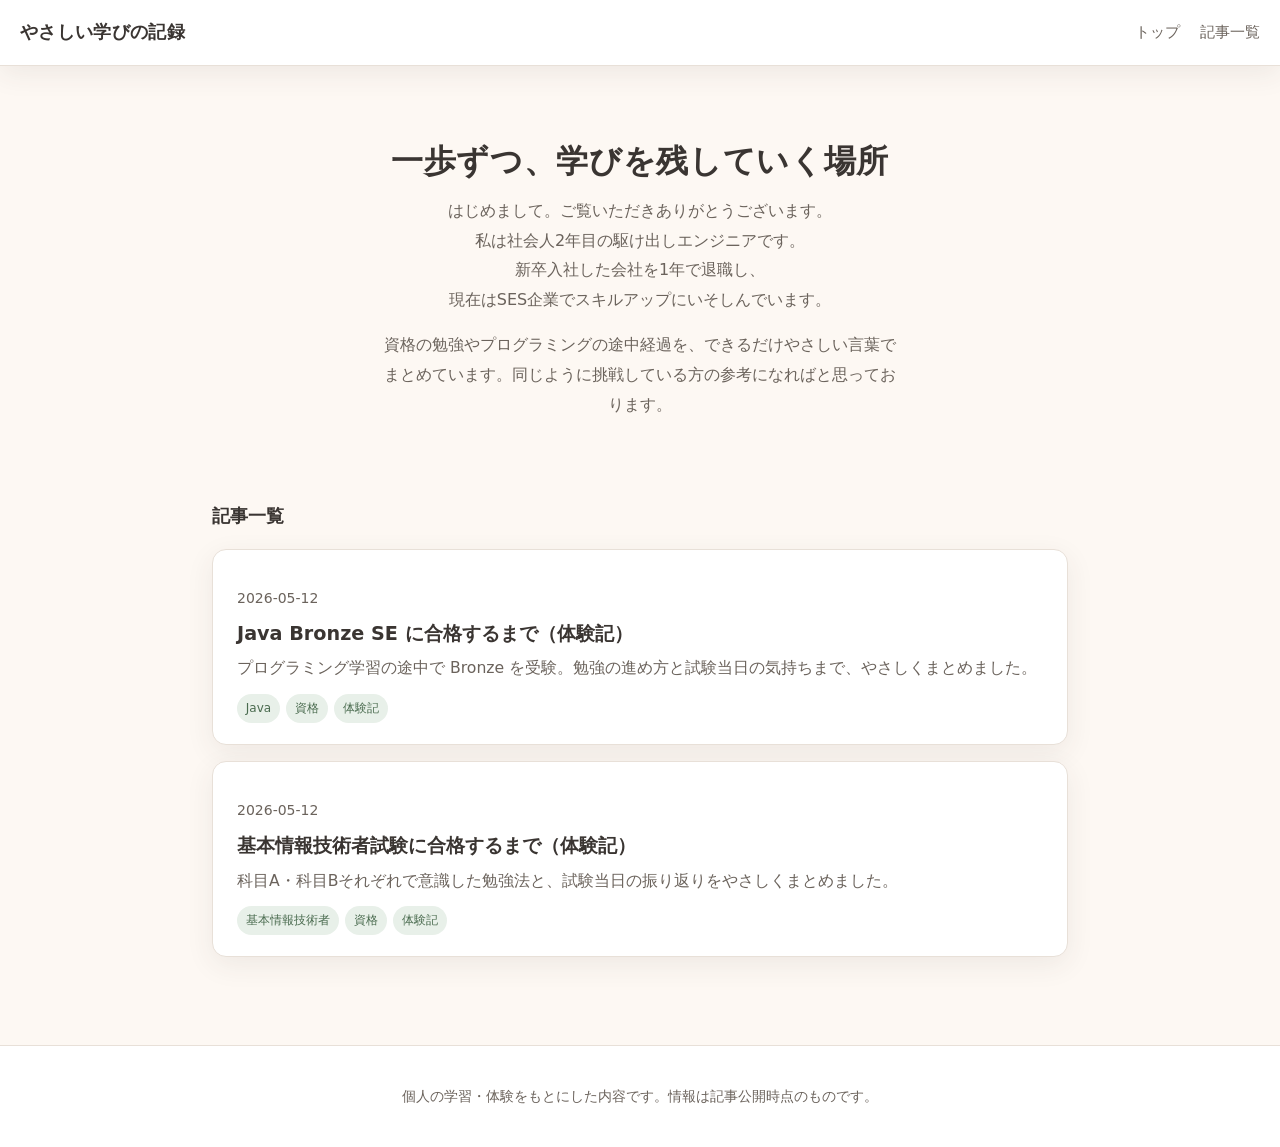
<file: index.html>
<!DOCTYPE html>
<html lang="ja">
  <head>
    <meta charset="UTF-8" />
    <meta name="viewport" content="width=device-width, initial-scale=1.0" />
    <meta
      name="description"
      content="資格や学びの体験を、やさしくわかりやすく綴るブログ。Java などプログラミング学習の記録も。"
    />
    <meta property="og:type" content="website" />
    <meta property="og:title" content="やさしい学びの記録" />
    <meta
      property="og:description"
      content="資格や学びの体験を、やさしくわかりやすく綴るブログ。"
    />
    <title>やさしい学びの記録 | トップ</title>
    <link rel="stylesheet" href="css/style.css" />
    <!--google search console用のタブ-->
    <meta name="google-site-verification" content="m6bRnoOsdUn7NpkT882rZXpIeNRMPOBpyRyoLpZJbzU" />
  </head>
  <body>
    <header class="site-header">
      <div class="site-header__inner">
        <a class="site-logo" href="index.html">やさしい学びの記録</a>
        <nav class="site-nav" aria-label="主要ナビゲーション">
          <a href="index.html">トップ</a>
          <a href="#articles">記事一覧</a>
        </nav>
      </div>
    </header>

    <main>
      <section class="hero" aria-labelledby="hero-title">
        <h1 id="hero-title">一歩ずつ、学びを残していく場所</h1>
        <p>
          はじめまして。ご覧いただきありがとうございます。<br>
          私は社会人2年目の駆け出しエンジニアです。<br>
          新卒入社した会社を1年で退職し、<br>
          現在はSES企業でスキルアップにいそしんでいます。<br>
        </p>
        <p>
          資格の勉強やプログラミングの途中経過を、できるだけやさしい言葉でまとめています。同じように挑戦している方の参考になればと思っております。
        </p>
      </section>

      <section id="articles" aria-labelledby="articles-heading">
        <h2 class="section-title" id="articles-heading">記事一覧</h2>
        <ul id="article-list" class="article-list"></ul>
      </section>
    </main>

    <footer class="site-footer">
      <p>個人の学習・体験をもとにした内容です。情報は記事公開時点のものです。</p>
    </footer>

    <script src="js/main.js" defer></script>
  </body>
</html>
</file>
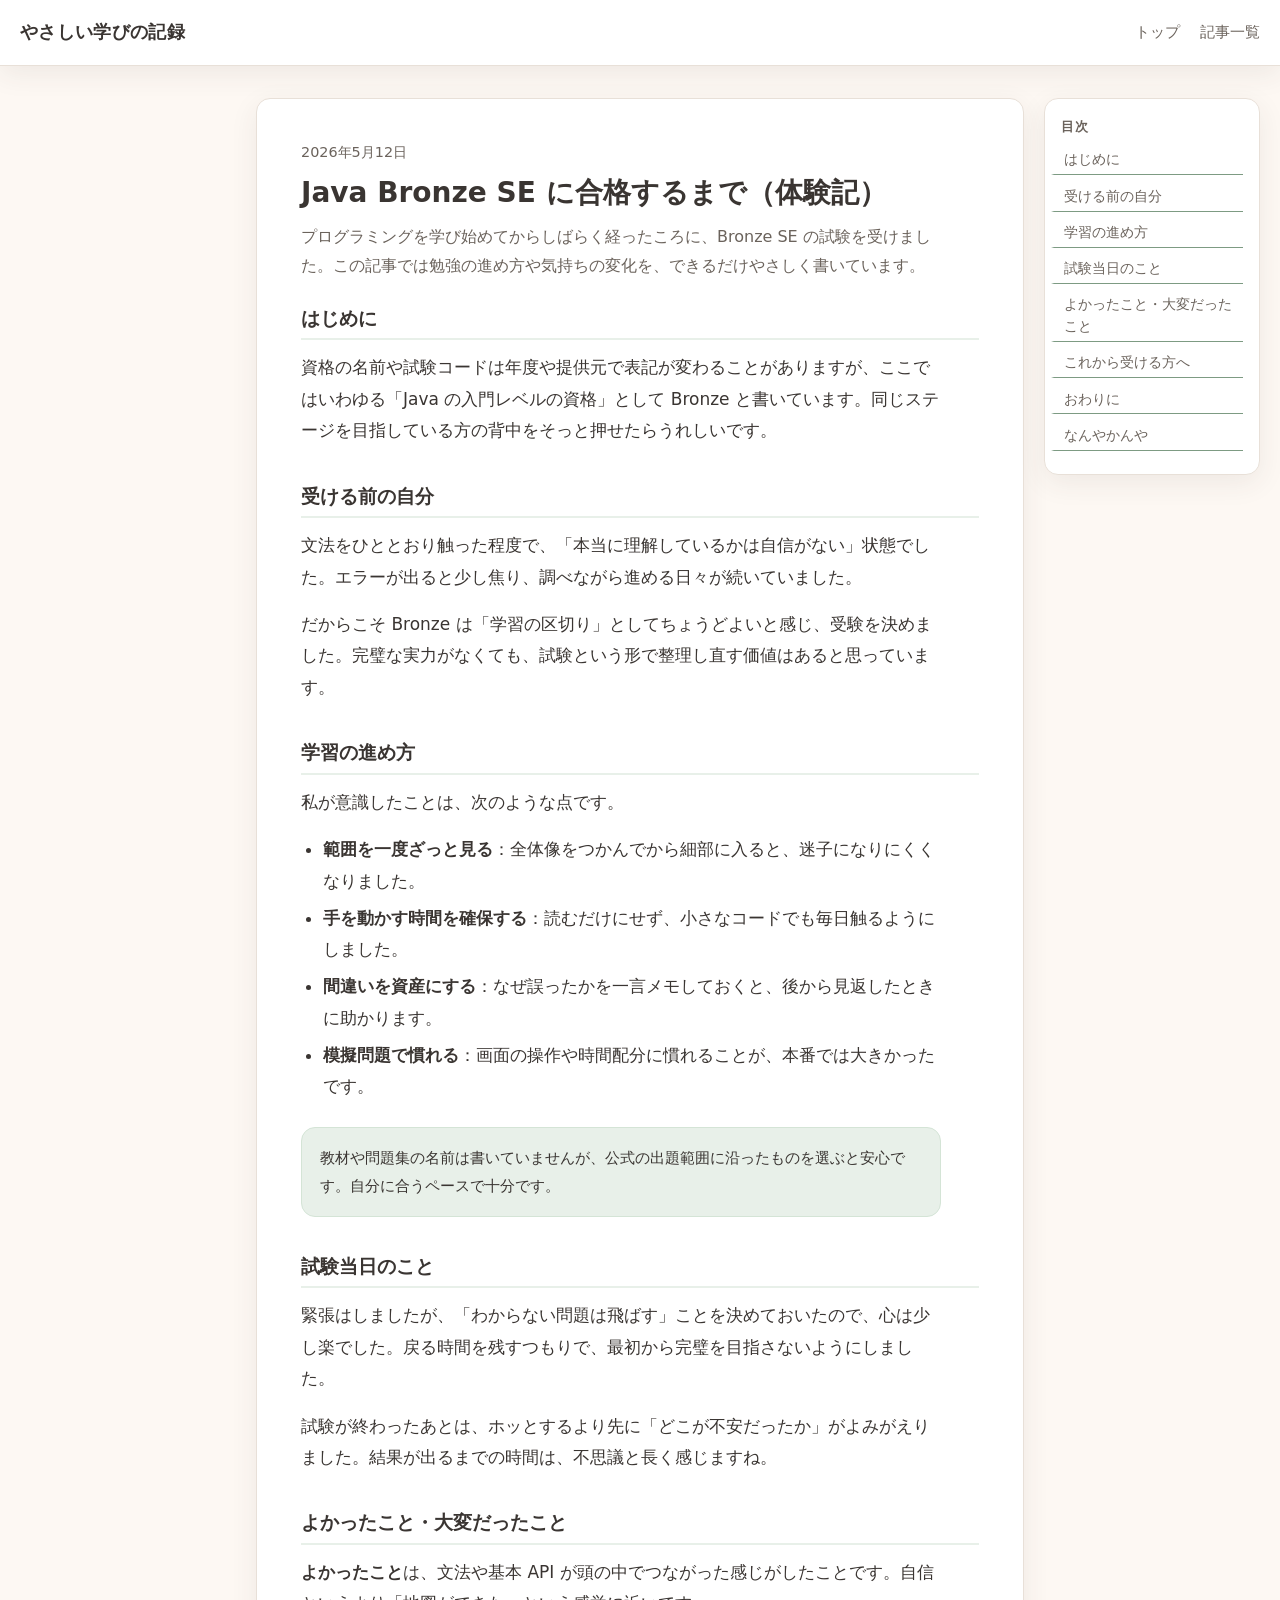
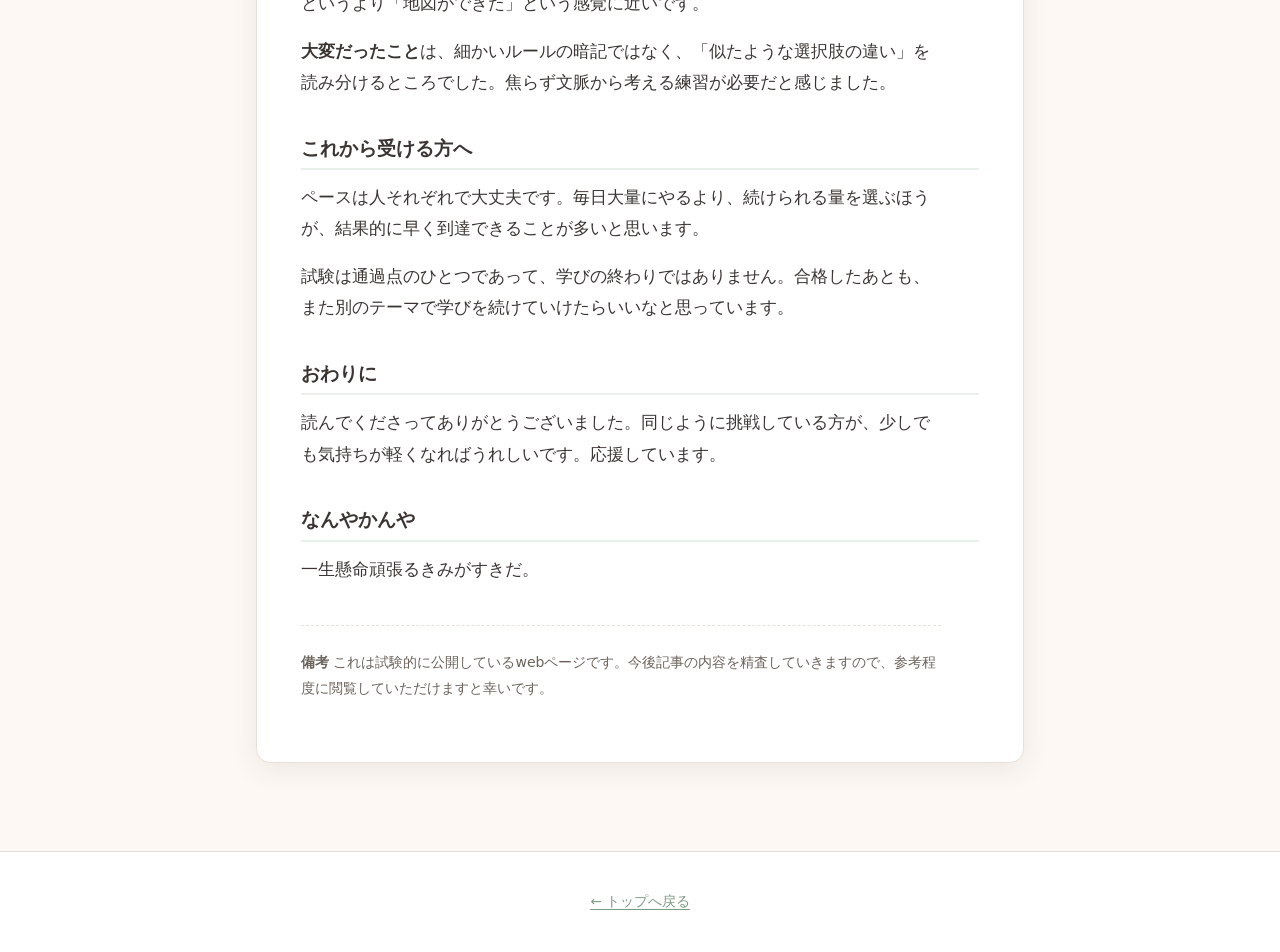
<file: articles/java-bronze-se-1.html>
<!DOCTYPE html>
<html lang="ja">
  <head>
    <meta charset="UTF-8" />
    <meta name="viewport" content="width=device-width, initial-scale=1.0" />
    <meta
      name="description"
      content="Java Bronze SE（Oracle Certified Associate, Java SE）合格に向けた学習の進め方と試験の感想。初心者向けにやさしくまとめました。"
    />
    <meta property="og:type" content="article" />
    <meta property="og:title" content="Java Bronze SE に合格するまで（体験記）" />
    <meta
      property="og:description"
      content="学習の進め方と試験当日のこと、これから受ける方へのメッセージまでやさしくまとめました。"
    />
    <title>Java Bronze SE に合格するまで（体験記） | やさしい学びの記録</title>
    <link rel="stylesheet" href="../css/style.css" />
    <!--google search console用のタブ-->
    <meta name="google-site-verification" content="m6bRnoOsdUn7NpkT882rZXpIeNRMPOBpyRyoLpZJbzU" />
  </head>
  <body>
    <header class="site-header">
      <div class="site-header__inner">
        <a class="site-logo" href="../index.html">やさしい学びの記録</a>
        <nav class="site-nav" aria-label="主要ナビゲーション">
          <a href="../index.html">トップ</a>
          <a href="../index.html#articles">記事一覧</a>
        </nav>
      </div>
    </header>

    <main class="article-layout">
      <aside class="article-toc" aria-label="この記事の目次">
        <p class="article-toc__label">目次</p>
        <nav class="article-toc__nav" id="article-toc-list"></nav>
      </aside>
      <article class="article-body" itemscope itemtype="https://schema.org/BlogPosting">
        <header>
          <p class="article-meta">
            <time datetime="2026-05-12" itemprop="datePublished">2026年5月12日</time>
          </p>
          <h1 itemprop="headline">Java Bronze SE に合格するまで（体験記）</h1>
          <p class="lead" itemprop="description">
            プログラミングを学び始めてからしばらく経ったころに、Bronze SE
            の試験を受けました。この記事では勉強の進め方や気持ちの変化を、できるだけやさしく書いています。
          </p>
        </header>

        <h2>はじめに</h2>
        <p>
          資格の名前や試験コードは年度や提供元で表記が変わることがありますが、ここではいわゆる「Java の入門レベルの資格」として Bronze
          と書いています。同じステージを目指している方の背中をそっと押せたらうれしいです。
        </p>

        <h2>受ける前の自分</h2>
        <p>
          文法をひととおり触った程度で、「本当に理解しているかは自信がない」状態でした。エラーが出ると少し焦り、調べながら進める日々が続いていました。
        </p>
        <p>
          だからこそ Bronze は「学習の区切り」としてちょうどよいと感じ、受験を決めました。完璧な実力がなくても、試験という形で整理し直す価値はあると思っています。
        </p>

        <h2>学習の進め方</h2>
        <p>私が意識したことは、次のような点です。</p>
        <ul>
          <li><strong>範囲を一度ざっと見る</strong>：全体像をつかんでから細部に入ると、迷子になりにくくなりました。</li>
          <li><strong>手を動かす時間を確保する</strong>：読むだけにせず、小さなコードでも毎日触るようにしました。</li>
          <li><strong>間違いを資産にする</strong>：なぜ誤ったかを一言メモしておくと、後から見返したときに助かります。</li>
          <li><strong>模擬問題で慣れる</strong>：画面の操作や時間配分に慣れることが、本番では大きかったです。</li>
        </ul>
        <div class="note-box">
          <p>
            教材や問題集の名前は書いていませんが、公式の出題範囲に沿ったものを選ぶと安心です。自分に合うペースで十分です。
          </p>
        </div>

        <h2>試験当日のこと</h2>
        <p>
          緊張はしましたが、「わからない問題は飛ばす」ことを決めておいたので、心は少し楽でした。戻る時間を残すつもりで、最初から完璧を目指さないようにしました。
        </p>
        <p>
          試験が終わったあとは、ホッとするより先に「どこが不安だったか」がよみがえりました。結果が出るまでの時間は、不思議と長く感じますね。
        </p>

        <h2>よかったこと・大変だったこと</h2>
        <p>
          <strong>よかったこと</strong>は、文法や基本 API
          が頭の中でつながった感じがしたことです。自信というより「地図ができた」という感覚に近いです。
        </p>
        <p>
          <strong>大変だったこと</strong>は、細かいルールの暗記ではなく、「似たような選択肢の違い」を読み分けるところでした。焦らず文脈から考える練習が必要だと感じました。
        </p>

        <h2>これから受ける方へ</h2>
        <p>
          ペースは人それぞれで大丈夫です。毎日大量にやるより、続けられる量を選ぶほうが、結果的に早く到達できることが多いと思います。
        </p>
        <p>
          試験は通過点のひとつであって、学びの終わりではありません。合格したあとも、また別のテーマで学びを続けていけたらいいなと思っています。
        </p>

        <h2>おわりに</h2>
        <p>
          読んでくださってありがとうございました。同じように挑戦している方が、少しでも気持ちが軽くなればうれしいです。応援しています。
        </p>

        <h2>なんやかんや</h2>
        <p>一生懸命頑張るきみがすきだ。</p>

        <div class="disclosure" role="note">
          <p>
            <strong>備考</strong>
            これは試験的に公開しているwebページです。今後記事の内容を精査していきますので、参考程度に閲覧していただけますと幸いです。
          </p>
        </div>
      </article>
    </main>

    <footer class="site-footer">
      <p><a href="../index.html">← トップへ戻る</a></p>
    </footer>

    <script src="../js/article-toc.js" defer></script>
  </body>
</html>
</file>
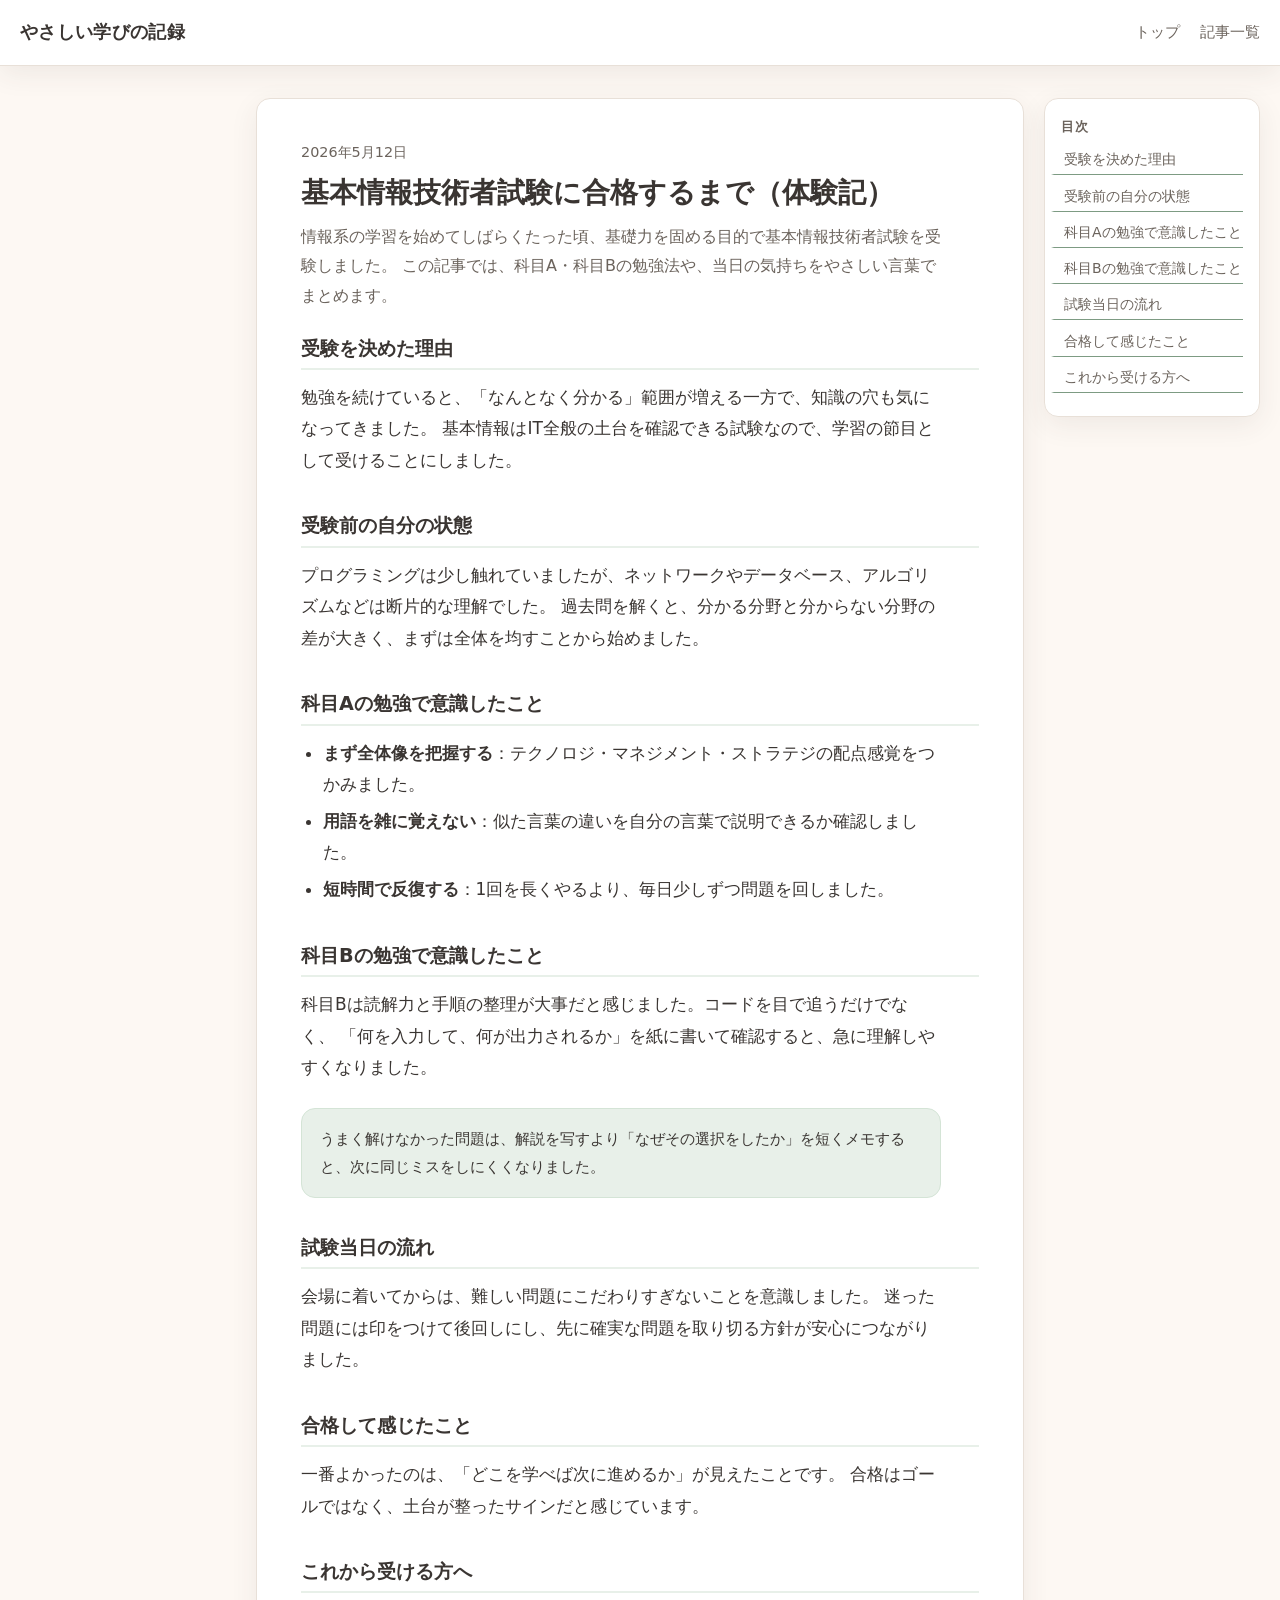
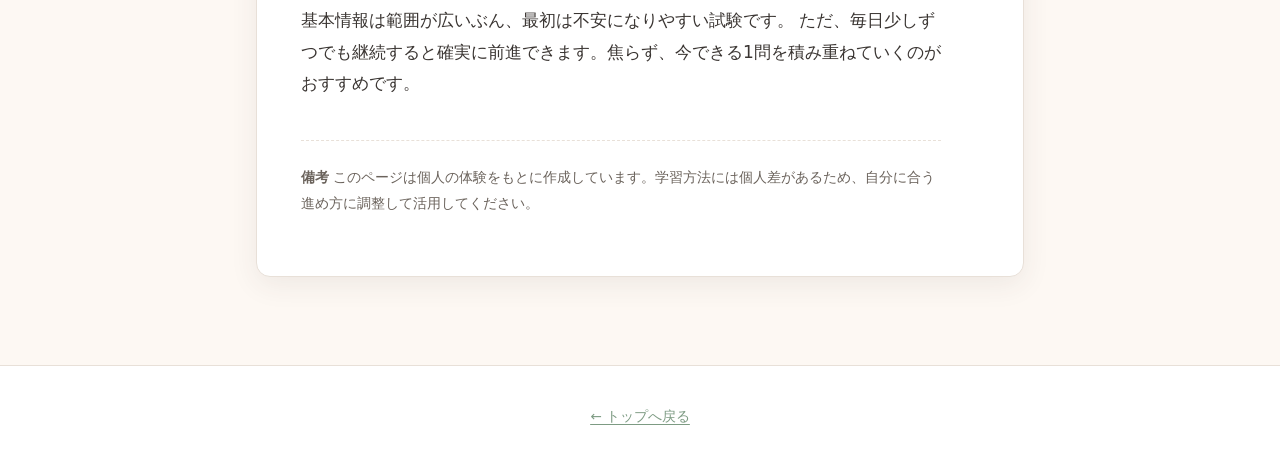
<file: articles/kihon-joho-1.html>
<!DOCTYPE html>
<html lang="ja">
  <head>
    <meta charset="UTF-8" />
    <meta name="viewport" content="width=device-width, initial-scale=1.0" />
    <meta
      name="description"
      content="基本情報技術者試験に合格するまでの学習の進め方と当日の振り返りを、初学者目線でやさしくまとめた体験記です。"
    />
    <meta property="og:type" content="article" />
    <meta property="og:title" content="基本情報技術者試験に合格するまで（体験記）" />
    <meta
      property="og:description"
      content="科目A・科目Bそれぞれの勉強法、つまずいた点、試験当日の気持ちをまとめました。"
    />
    <title>基本情報技術者試験に合格するまで（体験記） | やさしい学びの記録</title>
    <link rel="stylesheet" href="../css/style.css" />
    <!--google search console用のタブ-->
    <meta name="google-site-verification" content="m6bRnoOsdUn7NpkT882rZXpIeNRMPOBpyRyoLpZJbzU" />
  </head>
  <body>
    <header class="site-header">
      <div class="site-header__inner">
        <a class="site-logo" href="../index.html">やさしい学びの記録</a>
        <nav class="site-nav" aria-label="主要ナビゲーション">
          <a href="../index.html">トップ</a>
          <a href="../index.html#articles">記事一覧</a>
        </nav>
      </div>
    </header>

    <main class="article-layout">
      <aside class="article-toc" aria-label="この記事の目次">
        <p class="article-toc__label">目次</p>
        <nav class="article-toc__nav" id="article-toc-list"></nav>
      </aside>
      <article class="article-body" itemscope itemtype="https://schema.org/BlogPosting">
        <header>
          <p class="article-meta">
            <time datetime="2026-05-12" itemprop="datePublished">2026年5月12日</time>
          </p>
          <h1 itemprop="headline">基本情報技術者試験に合格するまで（体験記）</h1>
          <p class="lead" itemprop="description">
            情報系の学習を始めてしばらくたった頃、基礎力を固める目的で基本情報技術者試験を受験しました。
            この記事では、科目A・科目Bの勉強法や、当日の気持ちをやさしい言葉でまとめます。
          </p>
        </header>

        <h2>受験を決めた理由</h2>
        <p>
          勉強を続けていると、「なんとなく分かる」範囲が増える一方で、知識の穴も気になってきました。
          基本情報はIT全般の土台を確認できる試験なので、学習の節目として受けることにしました。
        </p>

        <h2>受験前の自分の状態</h2>
        <p>
          プログラミングは少し触れていましたが、ネットワークやデータベース、アルゴリズムなどは断片的な理解でした。
          過去問を解くと、分かる分野と分からない分野の差が大きく、まずは全体を均すことから始めました。
        </p>

        <h2>科目Aの勉強で意識したこと</h2>
        <ul>
          <li><strong>まず全体像を把握する</strong>：テクノロジ・マネジメント・ストラテジの配点感覚をつかみました。</li>
          <li><strong>用語を雑に覚えない</strong>：似た言葉の違いを自分の言葉で説明できるか確認しました。</li>
          <li><strong>短時間で反復する</strong>：1回を長くやるより、毎日少しずつ問題を回しました。</li>
        </ul>

        <h2>科目Bの勉強で意識したこと</h2>
        <p>
          科目Bは読解力と手順の整理が大事だと感じました。コードを目で追うだけでなく、
          「何を入力して、何が出力されるか」を紙に書いて確認すると、急に理解しやすくなりました。
        </p>
        <div class="note-box">
          <p>
            うまく解けなかった問題は、解説を写すより「なぜその選択をしたか」を短くメモすると、次に同じミスをしにくくなりました。
          </p>
        </div>

        <h2>試験当日の流れ</h2>
        <p>
          会場に着いてからは、難しい問題にこだわりすぎないことを意識しました。
          迷った問題には印をつけて後回しにし、先に確実な問題を取り切る方針が安心につながりました。
        </p>

        <h2>合格して感じたこと</h2>
        <p>
          一番よかったのは、「どこを学べば次に進めるか」が見えたことです。
          合格はゴールではなく、土台が整ったサインだと感じています。
        </p>

        <h2>これから受ける方へ</h2>
        <p>
          基本情報は範囲が広いぶん、最初は不安になりやすい試験です。
          ただ、毎日少しずつでも継続すると確実に前進できます。焦らず、今できる1問を積み重ねていくのがおすすめです。
        </p>

        <div class="disclosure" role="note">
          <p>
            <strong>備考</strong>
            このページは個人の体験をもとに作成しています。学習方法には個人差があるため、自分に合う進め方に調整して活用してください。
          </p>
        </div>
      </article>
    </main>

    <footer class="site-footer">
      <p><a href="../index.html">← トップへ戻る</a></p>
    </footer>

    <script src="../js/article-toc.js" defer></script>
  </body>
</html>
</file>
<file: css/style.css>
/* やさしい印象・読みやすさ優先 */
:root {
  --bg: #fdf8f3;
  --bg-card: #ffffff;
  --text: #3a3532;
  --text-muted: #6b635c;
  --accent: #7d9b83;
  --accent-soft: #e8f0e9;
  --border: #e8e0d8;
  --shadow: 0 8px 28px rgba(58, 53, 50, 0.08);
  --radius: 14px;
  --font: "Hiragino Sans", "Hiragino Kaku Gothic ProN", "Yu Gothic UI", "Yu Gothic",
    Meiryo, system-ui, sans-serif;
  --max-read: 40rem;
}

*,
*::before,
*::after {
  box-sizing: border-box;
}

html {
  scroll-behavior: smooth;
}

body {
  margin: 0;
  font-family: var(--font);
  font-size: 1.0625rem;
  line-height: 1.85;
  color: var(--text);
  background: var(--bg);
  -webkit-font-smoothing: antialiased;
}



a {
  color: var(--accent);
  text-decoration-thickness: 1px;
  text-underline-offset: 3px;
}

a:hover {
  color: #5f7a64;
}

img {
  max-width: 100%;
  height: auto;
  border-radius: var(--radius);
}

.site-header {
  background: var(--bg-card);
  border-bottom: 1px solid var(--border);
  box-shadow: var(--shadow);
  position: sticky;
  top: -10px;
  z-index: 10;
}

.site-header__inner {
  max-width: 90rem;
  margin: 0 auto;
  padding: 1rem 1.25rem;
  display: flex;
  align-items: center;
  justify-content: space-between;
  gap: 1rem;
  flex-wrap: wrap;
}

.site-logo {
  font-weight: 700;
  font-size: 1.1rem;
  letter-spacing: 0.02em;
  color: var(--text);
  text-decoration: none;
  text-align: center;
}

.site-logo:hover {
  color: var(--accent);
}

.site-nav {
  display: flex;
  gap: 1.25rem;
  flex-wrap: wrap;
}

.site-nav a {
  font-size: 0.95rem;
  color: var(--text-muted);
  text-decoration: none;
}

.site-nav a:hover {
  color: var(--accent);
}

main {
  max-width: 56rem;
  margin: 0 auto;
  padding: 2rem 1.25rem 3.5rem;
}

/* 記事ページ: 本文を画面中央に、目次をその左（左列の右寄せ） */
main.article-layout {
  max-width: none;
  width: 100%;
  display: grid;
  grid-template-columns: 1fr;
  gap: 1.25rem;
  align-items: start;
}

@media (min-width: 900px) {
  main.article-layout {
    grid-template-columns: 1fr minmax(0, min(48rem, 92vw)) 1fr;
    column-gap: 1.25rem;
    row-gap: 0;
  }

  .article-toc {
    grid-column: 3;
    justify-self: start;
    align-self: start;
    position: sticky;
    top: 4rem;
    padding: 1rem 1rem;
    width: min(13.5rem, 100%);
    box-sizing: border-box;
    border-radius: var(--radius);
    border: 1px solid var(--border);
    background-color: var(--bg-card);
    box-shadow: var(--shadow);
    
  }

  .article-body {
    grid-column: 2;
    grid-row: 1;
    width: 100%;
    max-width: none;
    margin: 0;
  }
}


.article-toc__label {
  margin: 0 0 0.5rem;
  font-size: 0.8rem;
  font-weight: 700;
  letter-spacing: 0.08em;
  color: var(--text-muted);
  text-transform: uppercase;
}

.article-toc__nav {
  margin: 0;
}

.article-toc__list {
  list-style: none;
  margin: 0;
  padding: 0;
  font-size: 0.875rem;
  line-height: 1.55;
}

.article-toc__list li {
  margin: 0 0 0.45rem;
}

.article-toc__list a {
  display: block;
  padding: 0.2rem 0;
  color: var(--text-muted);
  border-bottom: 1px solid var(--accent);
  text-decoration: none;
  border-left: 3px solid transparent;
  padding-left: 0.65rem;
  margin-left: -0.65rem;
}

.article-toc__list a:hover {
  color: var(--accent);
  border-left-color: var(--accent-soft);
  border-bottom-width: 2px;
}

.hero {
  text-align: center;
  padding: 2.5rem 1rem 2rem;
  margin-bottom: 2rem;
}

.hero h1 {
  margin: 0 0 0.75rem;
  font-size: clamp(1.5rem, 4vw, 2rem);
  font-weight: 700;
  line-height: 1.45;
  letter-spacing: 0.02em;
}

.hero p {
  margin: 0 auto 1rem;
  max-width: 32rem;
  color: var(--text-muted);
  font-size: 1rem;
}

.section-title {
  font-size: 1.15rem;
  font-weight: 700;
  margin: 0 0 1rem;
  color: var(--text);
}

.article-list {
  list-style: none;
  margin: 0;
  padding: 0;
  display: flex;
  flex-direction: column;
  gap: 1rem;
}

.article-card {
  background: var(--bg-card);
  border: 1px solid var(--border);
  border-radius: var(--radius);
  box-shadow: var(--shadow);
  overflow: hidden;
}

.article-card a {
  display: block;
  padding: 1.35rem 1.5rem;
  color: inherit;
  text-decoration: none;
}

.article-card a:hover {
  background: var(--accent-soft);
}

.article-card h2 {
  margin: 0 0 0.5rem;
  font-size: 1.2rem;
  font-weight: 700;
  line-height: 1.45;
}

.article-card .meta {
  font-size: 0.875rem;
  color: var(--text-muted);
  margin-bottom: 0.5rem;
}

.article-card .desc {
  margin: 0;
  font-size: 0.98rem;
  color: var(--text-muted);
  line-height: 1.7;
}

.tags {
  display: flex;
  flex-wrap: wrap;
  gap: 0.4rem;
  margin-top: 0.75rem;
}

.tag {
  font-size: 0.75rem;
  padding: 0.2rem 0.55rem;
  border-radius: 999px;
  background: var(--accent-soft);
  color: #4a6b4f;
}

.article-body {
  background: var(--bg-card);
  border: 1px solid var(--border);
  border-radius: var(--radius);
  box-shadow: var(--shadow);
  padding: 2rem 1.5rem 2.25rem;
}

@media (min-width: 640px) {
  .article-body {
    padding: 2.5rem 2.75rem 2.75rem;
  }
}

.article-body h1 {
  margin: 0 0 0.5rem;
  font-size: clamp(1.35rem, 3.5vw, 1.75rem);
  line-height: 1.45;
}

.article-body .article-meta {
  margin: 0 0 0.5rem;
  font-size: 0.9rem;
  color: var(--text-muted);
}

.article-body .lead {
  margin: 0 0 1.5rem;
  color: var(--text-muted);
  font-size: 1rem;
}

.article-body h2 {
  margin: 2.25rem 0 0.75rem;
  font-size: 1.2rem;
  padding-bottom: 0.35rem;
  border-bottom: 2px solid var(--accent-soft);
  line-height: 1.45;
  scroll-margin-top: 5rem;
}

.article-body h2:first-of-type {
  margin-top: 0;
}

.article-body p {
  margin: 0 0 1rem;
  max-width: var(--max-read);
}

.article-body ul,
.article-body ol {
  margin: 0 0 1rem;
  padding-left: 1.35rem;
  max-width: var(--max-read);
}

.article-body li {
  margin-bottom: 0.35rem;
}

.note-box {
  margin: 1.5rem 0;
  padding: 1rem 1.15rem;
  background: var(--accent-soft);
  border-radius: var(--radius);
  border: 1px solid #d4e4d6;
  max-width: var(--max-read);
}

.note-box p {
  margin: 0;
  font-size: 0.95rem;
  color: var(--text);
}

.disclosure {
  margin-top: 2.5rem;
  padding-top: 1.5rem;
  border-top: 1px dashed var(--border);
  font-size: 0.875rem;
  color: var(--text-muted);
  max-width: var(--max-read);
}

.site-footer {
  margin-top: 2rem;
  padding: 1.5rem 1.25rem;
  text-align: center;
  font-size: 0.85rem;
  color: var(--text-muted);
  border-top: 1px solid var(--border);
  background: var(--bg-card);
}

.empty-state {
  text-align: center;
  padding: 2rem;
  color: var(--text-muted);
  background: var(--bg-card);
  border-radius: var(--radius);
  border: 1px dashed var(--border);
}
</file>
